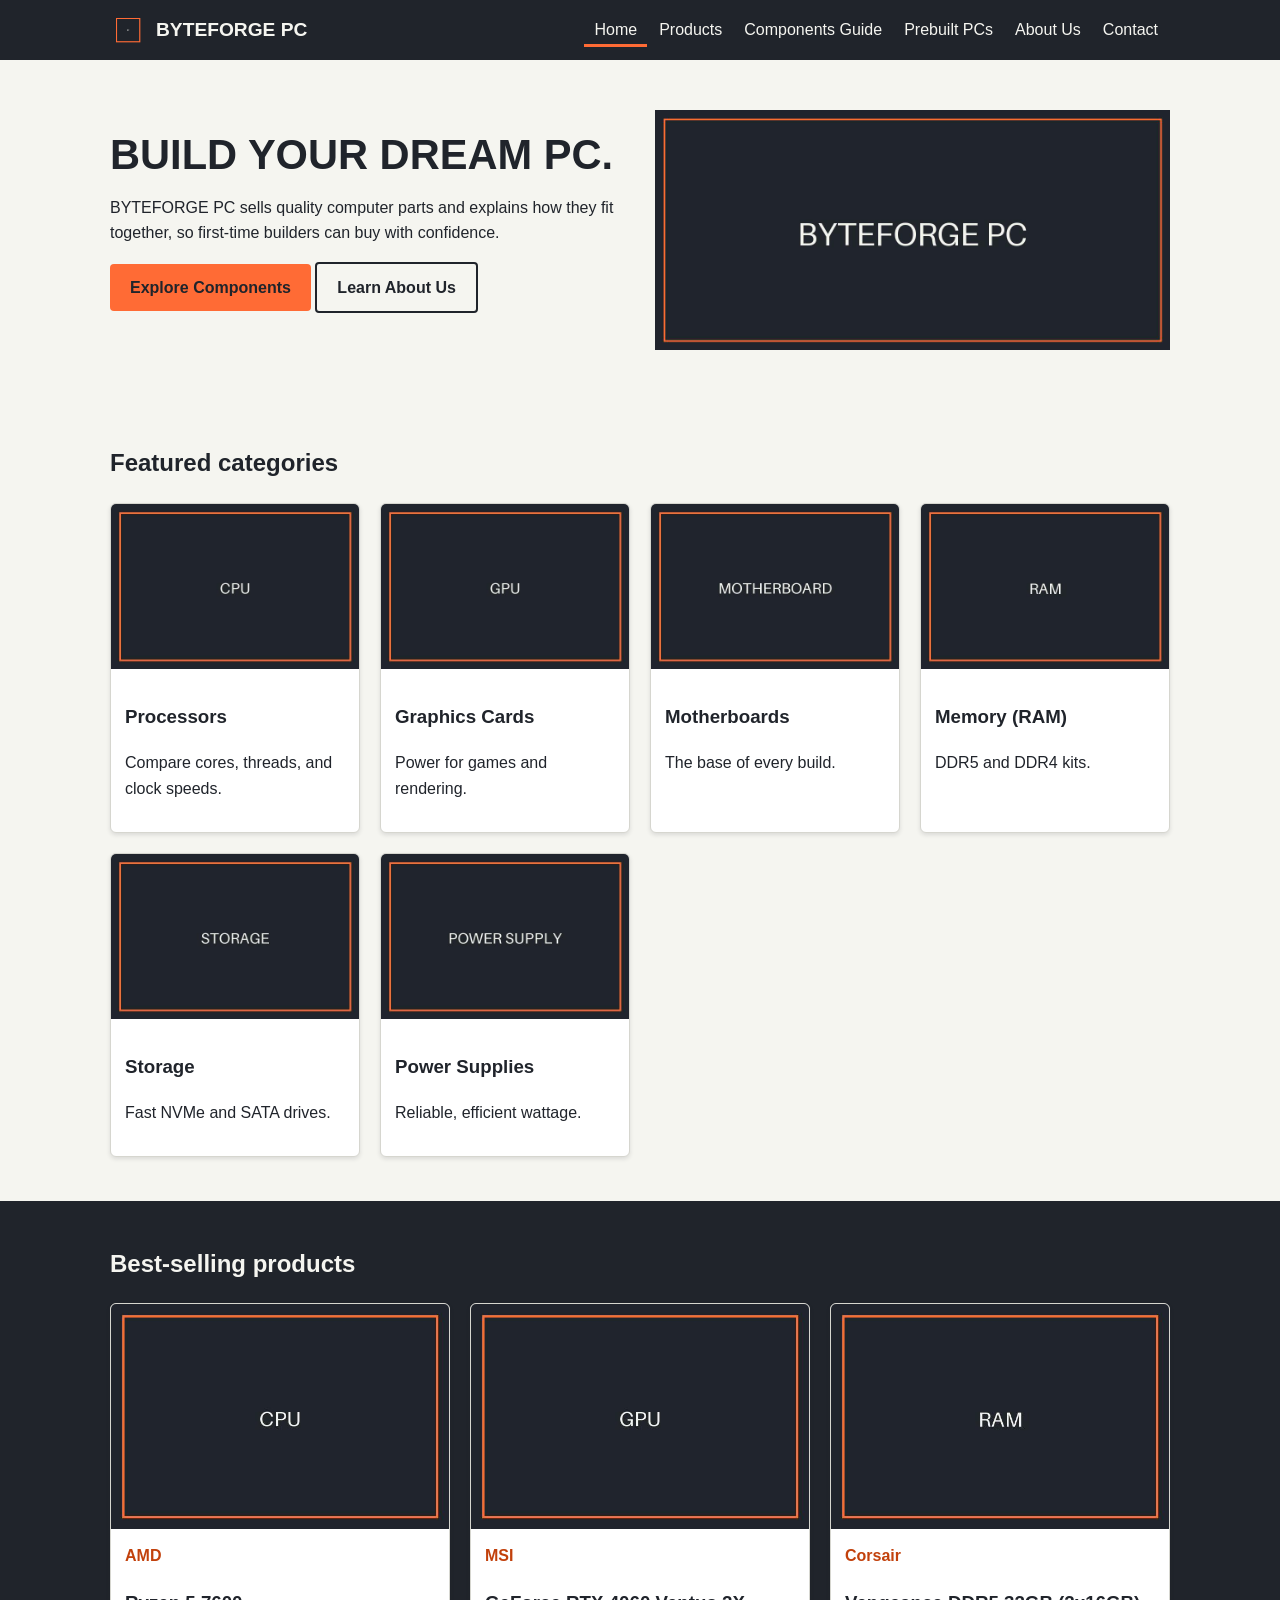
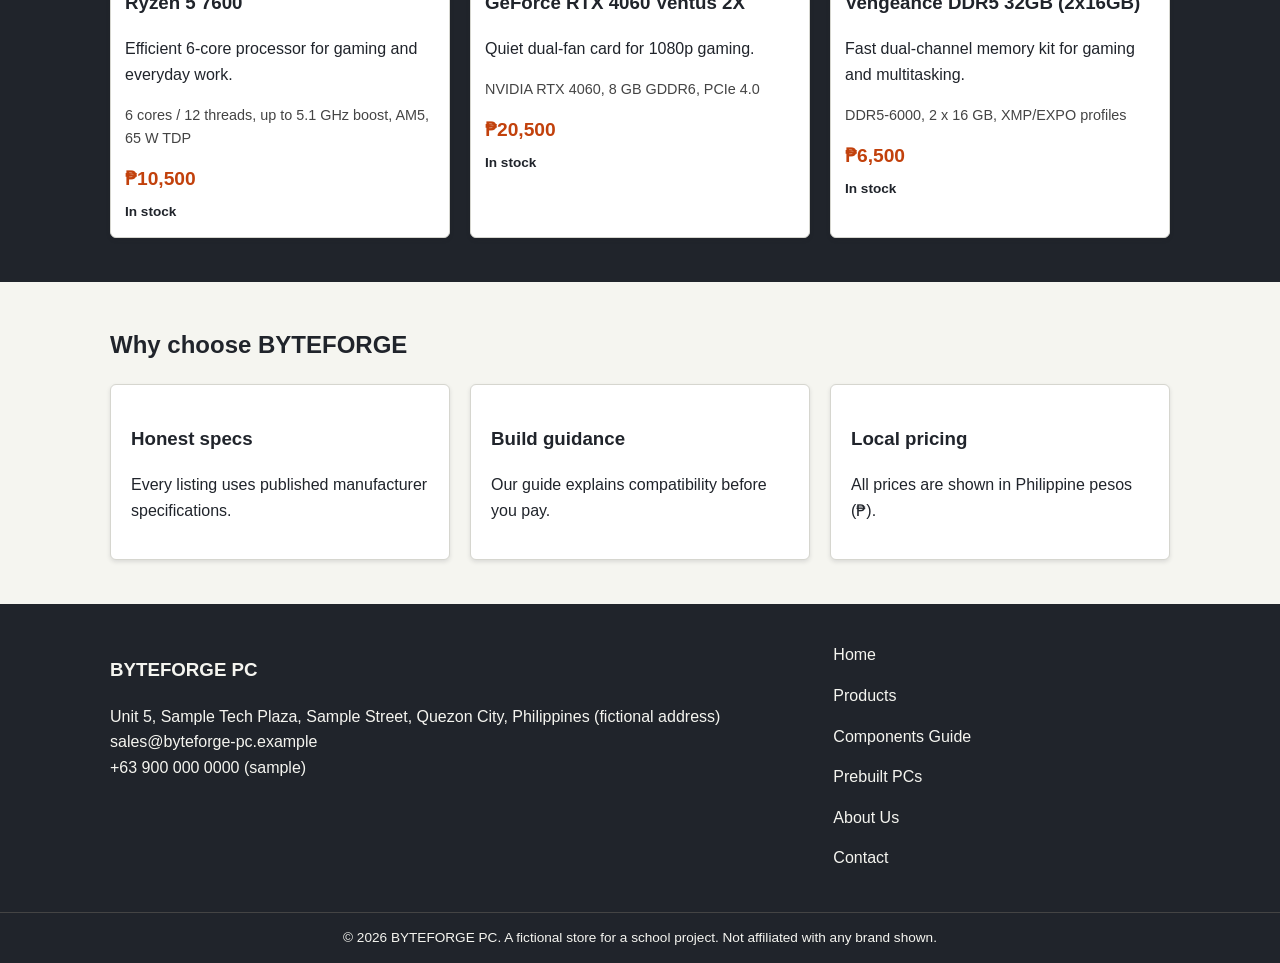
<file: BYTEFORGE-PC/index.html>
<!DOCTYPE html>
<html lang="en"><head><meta charset="UTF-8"><meta name="viewport" content="width=device-width, initial-scale=1.0">
<title>Home | BYTEFORGE PC</title><link rel="stylesheet" href="css/style.css"></head>
<body><header class="site-header"><div class="wrap bar"><a class="logo" href="index.html"><img src="images/logo.png" alt="BYTEFORGE PC logo" width="36" height="36">BYTEFORGE PC</a><nav aria-label="Main navigation"><a href="index.html" class="active">Home</a><a href="products.html">Products</a><a href="components.html">Components Guide</a><a href="prebuilt.html">Prebuilt PCs</a><a href="about.html">About Us</a><a href="contact.html">Contact</a></nav></div></header>
<main><section class="hero"><div class="wrap two"><div><h1>BUILD YOUR DREAM PC.</h1><p>BYTEFORGE PC sells quality computer parts and explains how they fit together, so first-time builders can buy with confidence.</p><p><a class="btn" href="products.html">Explore Components</a> <a class="btn alt" href="about.html">Learn About Us</a></p></div><img src="images/hero-pc.jpg" alt="Gaming PC setup"></div></section>
<section class="section"><div class="wrap"><h2>Featured categories</h2><div class="grid"><a class="card cat" href="products.html"><img src="images/cpu.jpg" alt="Processors"><div class="pad"><h3>Processors</h3><p>Compare cores, threads, and clock speeds.</p></div></a><a class="card cat" href="products.html"><img src="images/gpu.jpg" alt="Graphics Cards"><div class="pad"><h3>Graphics Cards</h3><p>Power for games and rendering.</p></div></a><a class="card cat" href="products.html"><img src="images/motherboard.jpg" alt="Motherboards"><div class="pad"><h3>Motherboards</h3><p>The base of every build.</p></div></a><a class="card cat" href="products.html"><img src="images/ram.jpg" alt="Memory (RAM)"><div class="pad"><h3>Memory (RAM)</h3><p>DDR5 and DDR4 kits.</p></div></a><a class="card cat" href="products.html"><img src="images/storage.jpg" alt="Storage"><div class="pad"><h3>Storage</h3><p>Fast NVMe and SATA drives.</p></div></a><a class="card cat" href="products.html"><img src="images/psu.jpg" alt="Power Supplies"><div class="pad"><h3>Power Supplies</h3><p>Reliable, efficient wattage.</p></div></a></div></div></section>
<section class="section dark"><div class="wrap"><h2>Best-selling products</h2><div class="grid"><article class="card"><img src="images/cpu.jpg" alt="AMD Ryzen 5 7600"><div class="pad"><p class="brand">AMD</p><h3>Ryzen 5 7600</h3><p>Efficient 6-core processor for gaming and everyday work.</p><p class="spec">6 cores / 12 threads, up to 5.1 GHz boost, AM5, 65 W TDP</p><p class="price">₱10,500</p><p class="stock">In stock</p></div></article><article class="card"><img src="images/gpu.jpg" alt="MSI GeForce RTX 4060 Ventus 2X"><div class="pad"><p class="brand">MSI</p><h3>GeForce RTX 4060 Ventus 2X</h3><p>Quiet dual-fan card for 1080p gaming.</p><p class="spec">NVIDIA RTX 4060, 8 GB GDDR6, PCIe 4.0</p><p class="price">₱20,500</p><p class="stock">In stock</p></div></article><article class="card"><img src="images/ram.jpg" alt="Corsair Vengeance DDR5 32GB (2x16GB)"><div class="pad"><p class="brand">Corsair</p><h3>Vengeance DDR5 32GB (2x16GB)</h3><p>Fast dual-channel memory kit for gaming and multitasking.</p><p class="spec">DDR5-6000, 2 x 16 GB, XMP/EXPO profiles</p><p class="price">₱6,500</p><p class="stock">In stock</p></div></article></div></div></section>
<section class="section"><div class="wrap"><h2>Why choose BYTEFORGE</h2><div class="grid"><div class="box"><h3>Honest specs</h3><p>Every listing uses published manufacturer specifications.</p></div><div class="box"><h3>Build guidance</h3><p>Our guide explains compatibility before you pay.</p></div><div class="box"><h3>Local pricing</h3><p>All prices are shown in Philippine pesos (₱).</p></div></div></div></section></main>
<footer class="site-footer"><div class="wrap foot"><div><h3>BYTEFORGE PC</h3><p>Unit 5, Sample Tech Plaza, Sample Street, Quezon City, Philippines (fictional address)<br>sales@byteforge-pc.example<br>+63 900 000 0000 (sample)</p></div><nav aria-label="Footer navigation"><a href="index.html">Home</a><a href="products.html">Products</a><a href="components.html">Components Guide</a><a href="prebuilt.html">Prebuilt PCs</a><a href="about.html">About Us</a><a href="contact.html">Contact</a></nav></div><p class="copy">&copy; 2026 BYTEFORGE PC. A fictional store for a school project. Not affiliated with any brand shown.</p></footer></body></html>
</file>
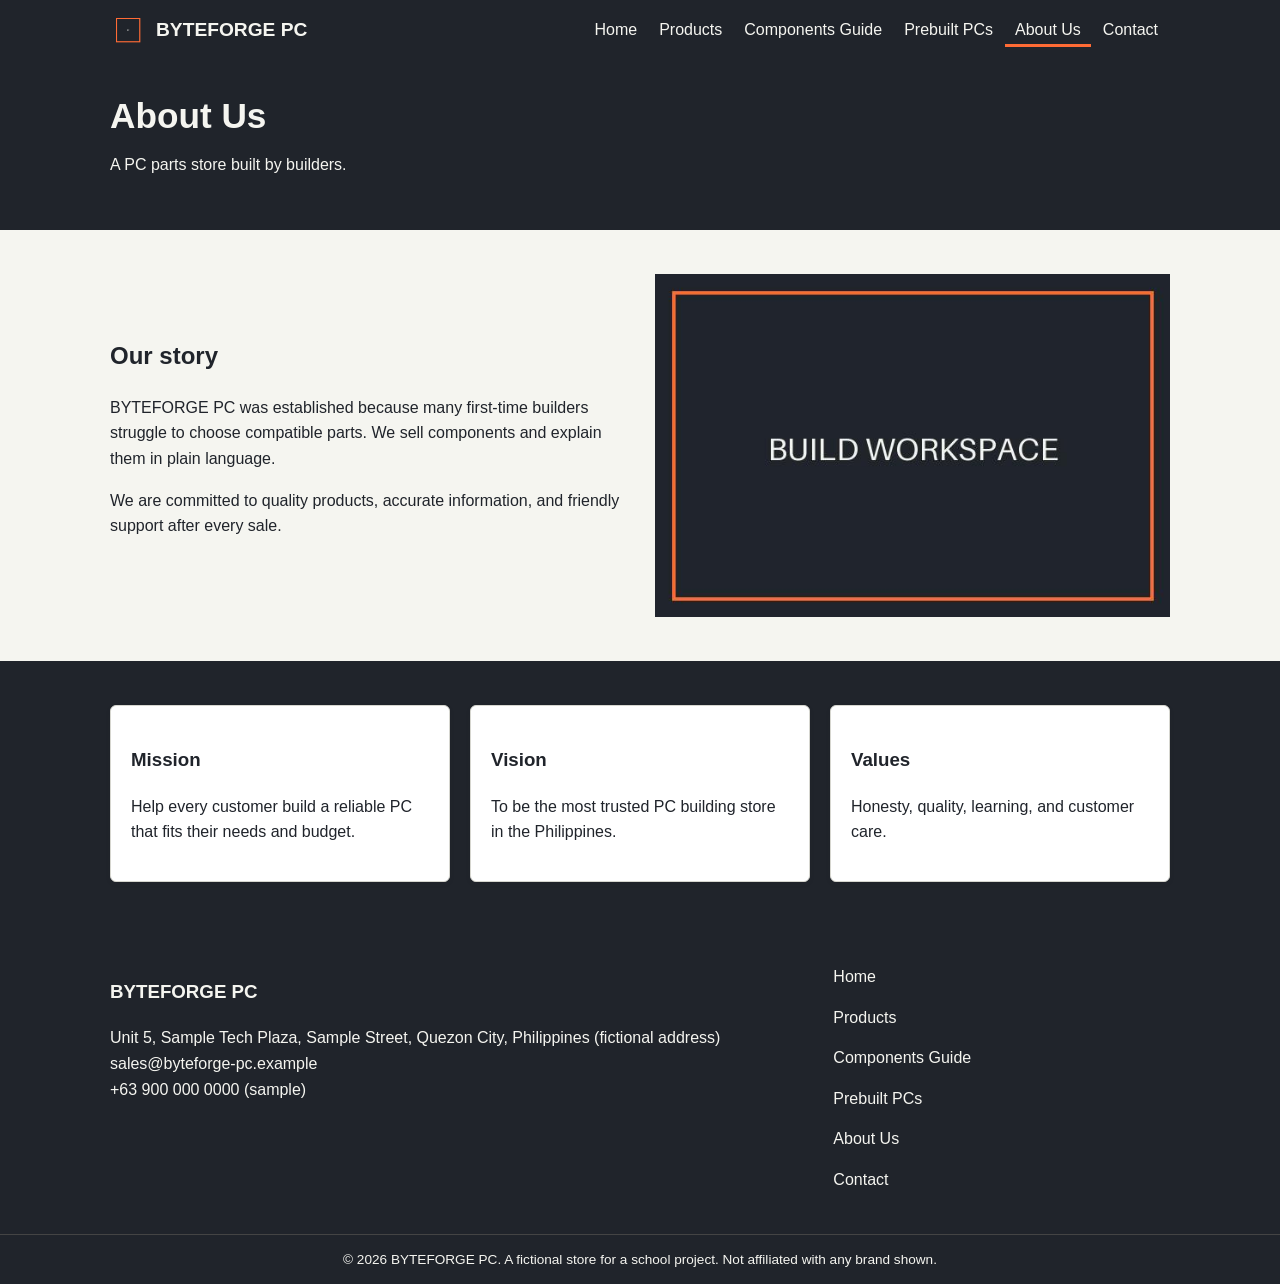
<file: BYTEFORGE-PC/about.html>
<!DOCTYPE html>
<html lang="en"><head><meta charset="UTF-8"><meta name="viewport" content="width=device-width, initial-scale=1.0">
<title>About Us | BYTEFORGE PC</title><link rel="stylesheet" href="css/style.css"></head>
<body><header class="site-header"><div class="wrap bar"><a class="logo" href="index.html"><img src="images/logo.png" alt="BYTEFORGE PC logo" width="36" height="36">BYTEFORGE PC</a><nav aria-label="Main navigation"><a href="index.html">Home</a><a href="products.html">Products</a><a href="components.html">Components Guide</a><a href="prebuilt.html">Prebuilt PCs</a><a href="about.html" class="active">About Us</a><a href="contact.html">Contact</a></nav></div></header>
<main><section class="page-head"><div class="wrap"><h1>About Us</h1><p>A PC parts store built by builders.</p></div></section><section class="section"><div class="wrap two"><div><h2>Our story</h2><p>BYTEFORGE PC was established because many first-time builders struggle to choose compatible parts. We sell components and explain them in plain language.</p><p>We are committed to quality products, accurate information, and friendly support after every sale.</p></div><img src="images/workspace.jpg" alt="PC building workspace"></div></section>
<section class="section dark"><div class="wrap grid"><div class="box"><h3>Mission</h3><p>Help every customer build a reliable PC that fits their needs and budget.</p></div><div class="box"><h3>Vision</h3><p>To be the most trusted PC building store in the Philippines.</p></div><div class="box"><h3>Values</h3><p>Honesty, quality, learning, and customer care.</p></div></div></section></main>
<footer class="site-footer"><div class="wrap foot"><div><h3>BYTEFORGE PC</h3><p>Unit 5, Sample Tech Plaza, Sample Street, Quezon City, Philippines (fictional address)<br>sales@byteforge-pc.example<br>+63 900 000 0000 (sample)</p></div><nav aria-label="Footer navigation"><a href="index.html">Home</a><a href="products.html">Products</a><a href="components.html">Components Guide</a><a href="prebuilt.html">Prebuilt PCs</a><a href="about.html">About Us</a><a href="contact.html">Contact</a></nav></div><p class="copy">&copy; 2026 BYTEFORGE PC. A fictional store for a school project. Not affiliated with any brand shown.</p></footer></body></html>
</file>
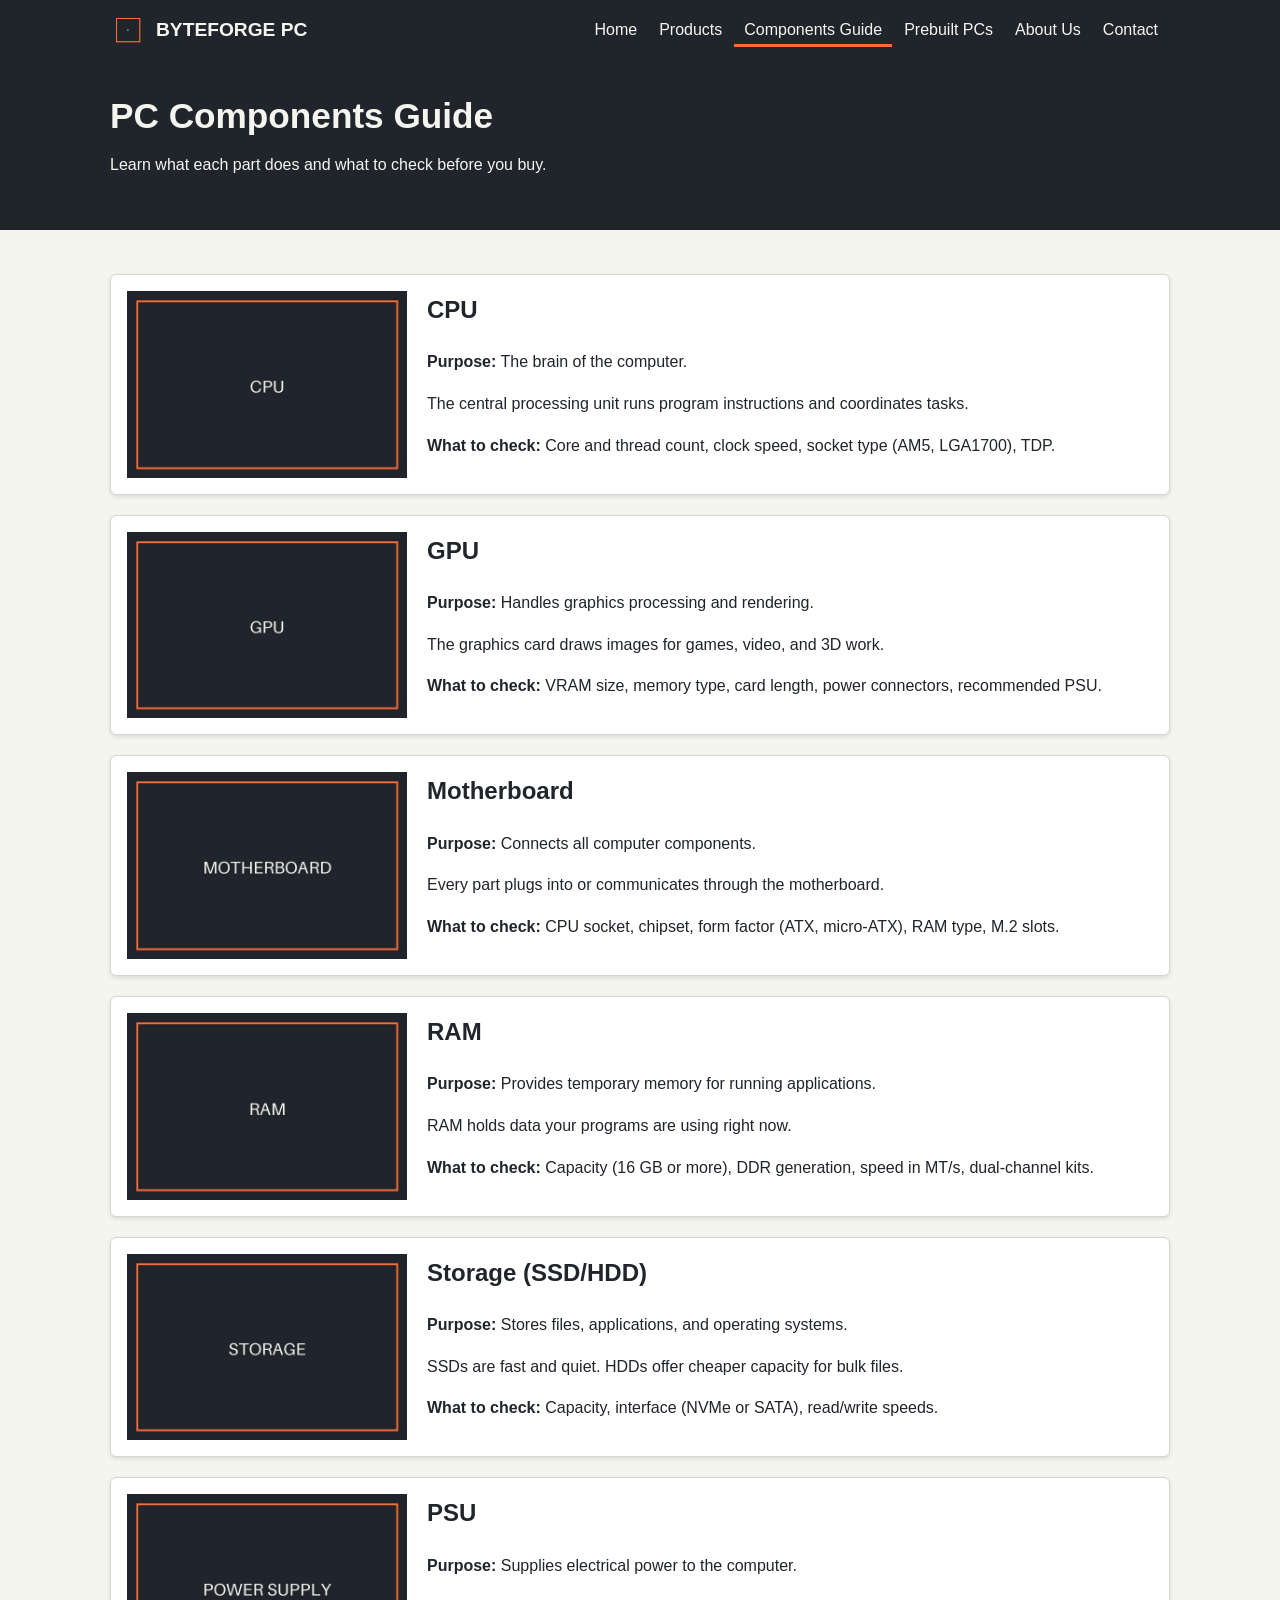
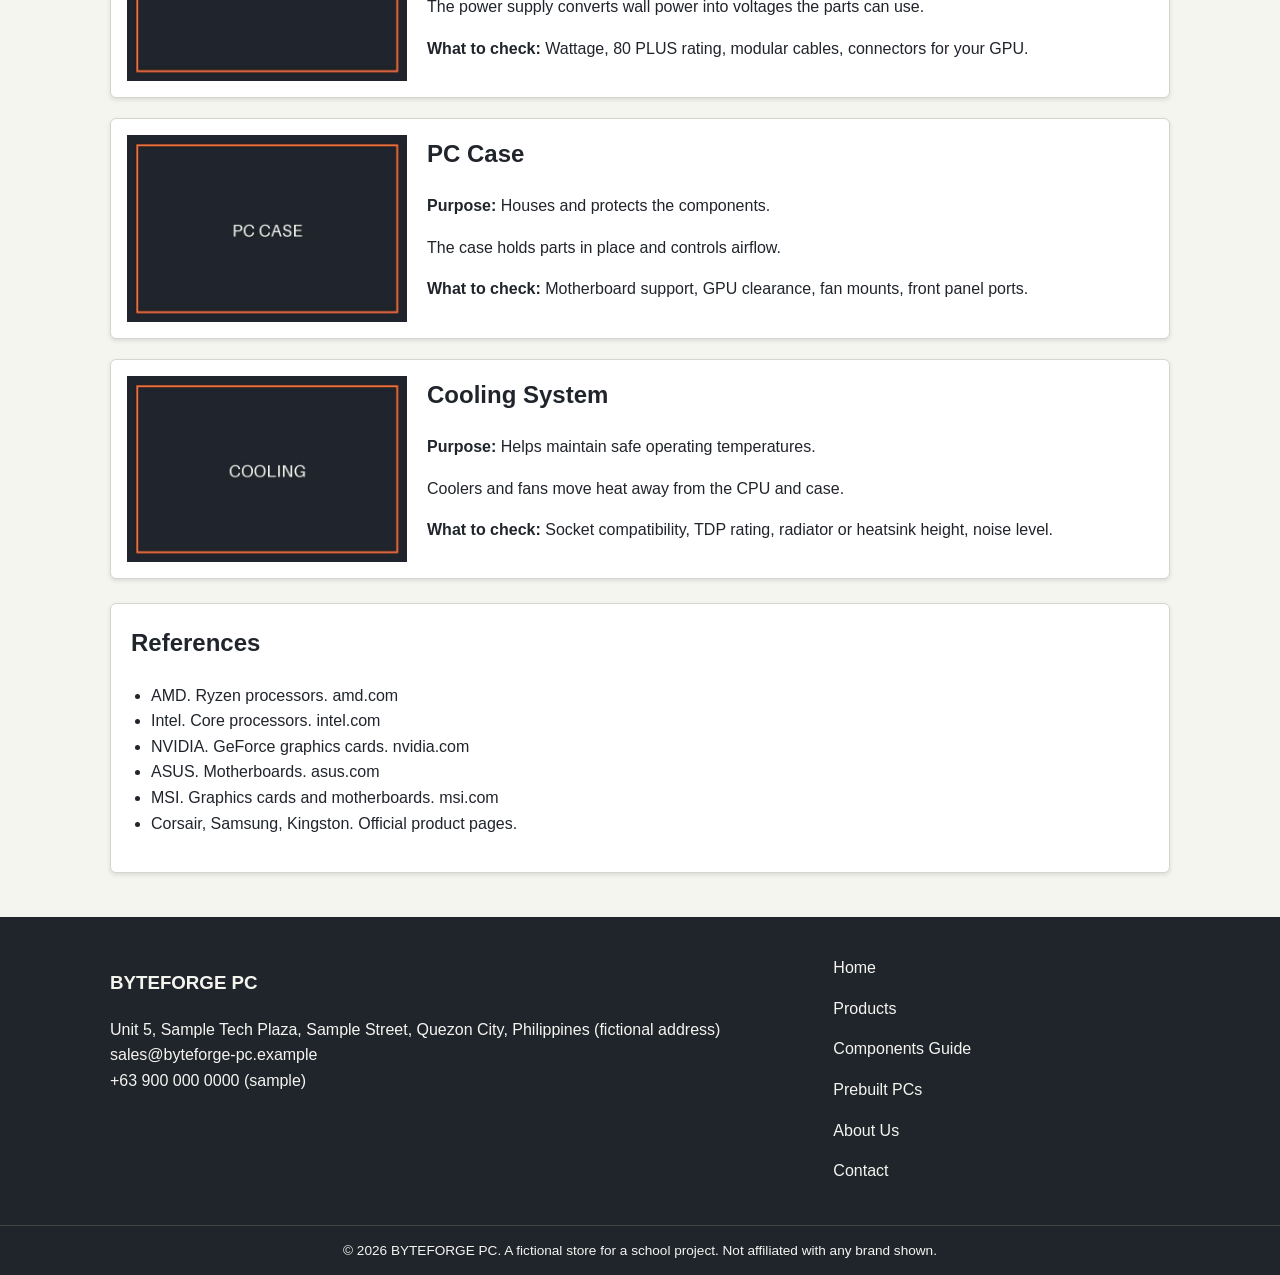
<file: BYTEFORGE-PC/components.html>
<!DOCTYPE html>
<html lang="en"><head><meta charset="UTF-8"><meta name="viewport" content="width=device-width, initial-scale=1.0">
<title>Components Guide | BYTEFORGE PC</title><link rel="stylesheet" href="css/style.css"></head>
<body><header class="site-header"><div class="wrap bar"><a class="logo" href="index.html"><img src="images/logo.png" alt="BYTEFORGE PC logo" width="36" height="36">BYTEFORGE PC</a><nav aria-label="Main navigation"><a href="index.html">Home</a><a href="products.html">Products</a><a href="components.html" class="active">Components Guide</a><a href="prebuilt.html">Prebuilt PCs</a><a href="about.html">About Us</a><a href="contact.html">Contact</a></nav></div></header>
<main><section class="page-head"><div class="wrap"><h1>PC Components Guide</h1><p>Learn what each part does and what to check before you buy.</p></div></section><section class="section"><div class="wrap"><article class="comp"><img src="images/cpu.jpg" alt="CPU"><div><h2>CPU</h2><p><strong>Purpose:</strong> The brain of the computer.</p><p>The central processing unit runs program instructions and coordinates tasks.</p><p><strong>What to check:</strong> Core and thread count, clock speed, socket type (AM5, LGA1700), TDP.</p></div></article><article class="comp"><img src="images/gpu.jpg" alt="GPU"><div><h2>GPU</h2><p><strong>Purpose:</strong> Handles graphics processing and rendering.</p><p>The graphics card draws images for games, video, and 3D work.</p><p><strong>What to check:</strong> VRAM size, memory type, card length, power connectors, recommended PSU.</p></div></article><article class="comp"><img src="images/motherboard.jpg" alt="Motherboard"><div><h2>Motherboard</h2><p><strong>Purpose:</strong> Connects all computer components.</p><p>Every part plugs into or communicates through the motherboard.</p><p><strong>What to check:</strong> CPU socket, chipset, form factor (ATX, micro-ATX), RAM type, M.2 slots.</p></div></article><article class="comp"><img src="images/ram.jpg" alt="RAM"><div><h2>RAM</h2><p><strong>Purpose:</strong> Provides temporary memory for running applications.</p><p>RAM holds data your programs are using right now.</p><p><strong>What to check:</strong> Capacity (16 GB or more), DDR generation, speed in MT/s, dual-channel kits.</p></div></article><article class="comp"><img src="images/storage.jpg" alt="Storage (SSD/HDD)"><div><h2>Storage (SSD/HDD)</h2><p><strong>Purpose:</strong> Stores files, applications, and operating systems.</p><p>SSDs are fast and quiet. HDDs offer cheaper capacity for bulk files.</p><p><strong>What to check:</strong> Capacity, interface (NVMe or SATA), read/write speeds.</p></div></article><article class="comp"><img src="images/psu.jpg" alt="PSU"><div><h2>PSU</h2><p><strong>Purpose:</strong> Supplies electrical power to the computer.</p><p>The power supply converts wall power into voltages the parts can use.</p><p><strong>What to check:</strong> Wattage, 80 PLUS rating, modular cables, connectors for your GPU.</p></div></article><article class="comp"><img src="images/pc-case.jpg" alt="PC Case"><div><h2>PC Case</h2><p><strong>Purpose:</strong> Houses and protects the components.</p><p>The case holds parts in place and controls airflow.</p><p><strong>What to check:</strong> Motherboard support, GPU clearance, fan mounts, front panel ports.</p></div></article><article class="comp"><img src="images/cooling.jpg" alt="Cooling System"><div><h2>Cooling System</h2><p><strong>Purpose:</strong> Helps maintain safe operating temperatures.</p><p>Coolers and fans move heat away from the CPU and case.</p><p><strong>What to check:</strong> Socket compatibility, TDP rating, radiator or heatsink height, noise level.</p></div></article><div class="box" id="references"><h2>References</h2><ul><li>AMD. Ryzen processors. amd.com</li><li>Intel. Core processors. intel.com</li><li>NVIDIA. GeForce graphics cards. nvidia.com</li><li>ASUS. Motherboards. asus.com</li><li>MSI. Graphics cards and motherboards. msi.com</li><li>Corsair, Samsung, Kingston. Official product pages.</li></ul></div></div></section></main>
<footer class="site-footer"><div class="wrap foot"><div><h3>BYTEFORGE PC</h3><p>Unit 5, Sample Tech Plaza, Sample Street, Quezon City, Philippines (fictional address)<br>sales@byteforge-pc.example<br>+63 900 000 0000 (sample)</p></div><nav aria-label="Footer navigation"><a href="index.html">Home</a><a href="products.html">Products</a><a href="components.html">Components Guide</a><a href="prebuilt.html">Prebuilt PCs</a><a href="about.html">About Us</a><a href="contact.html">Contact</a></nav></div><p class="copy">&copy; 2026 BYTEFORGE PC. A fictional store for a school project. Not affiliated with any brand shown.</p></footer></body></html>
</file>
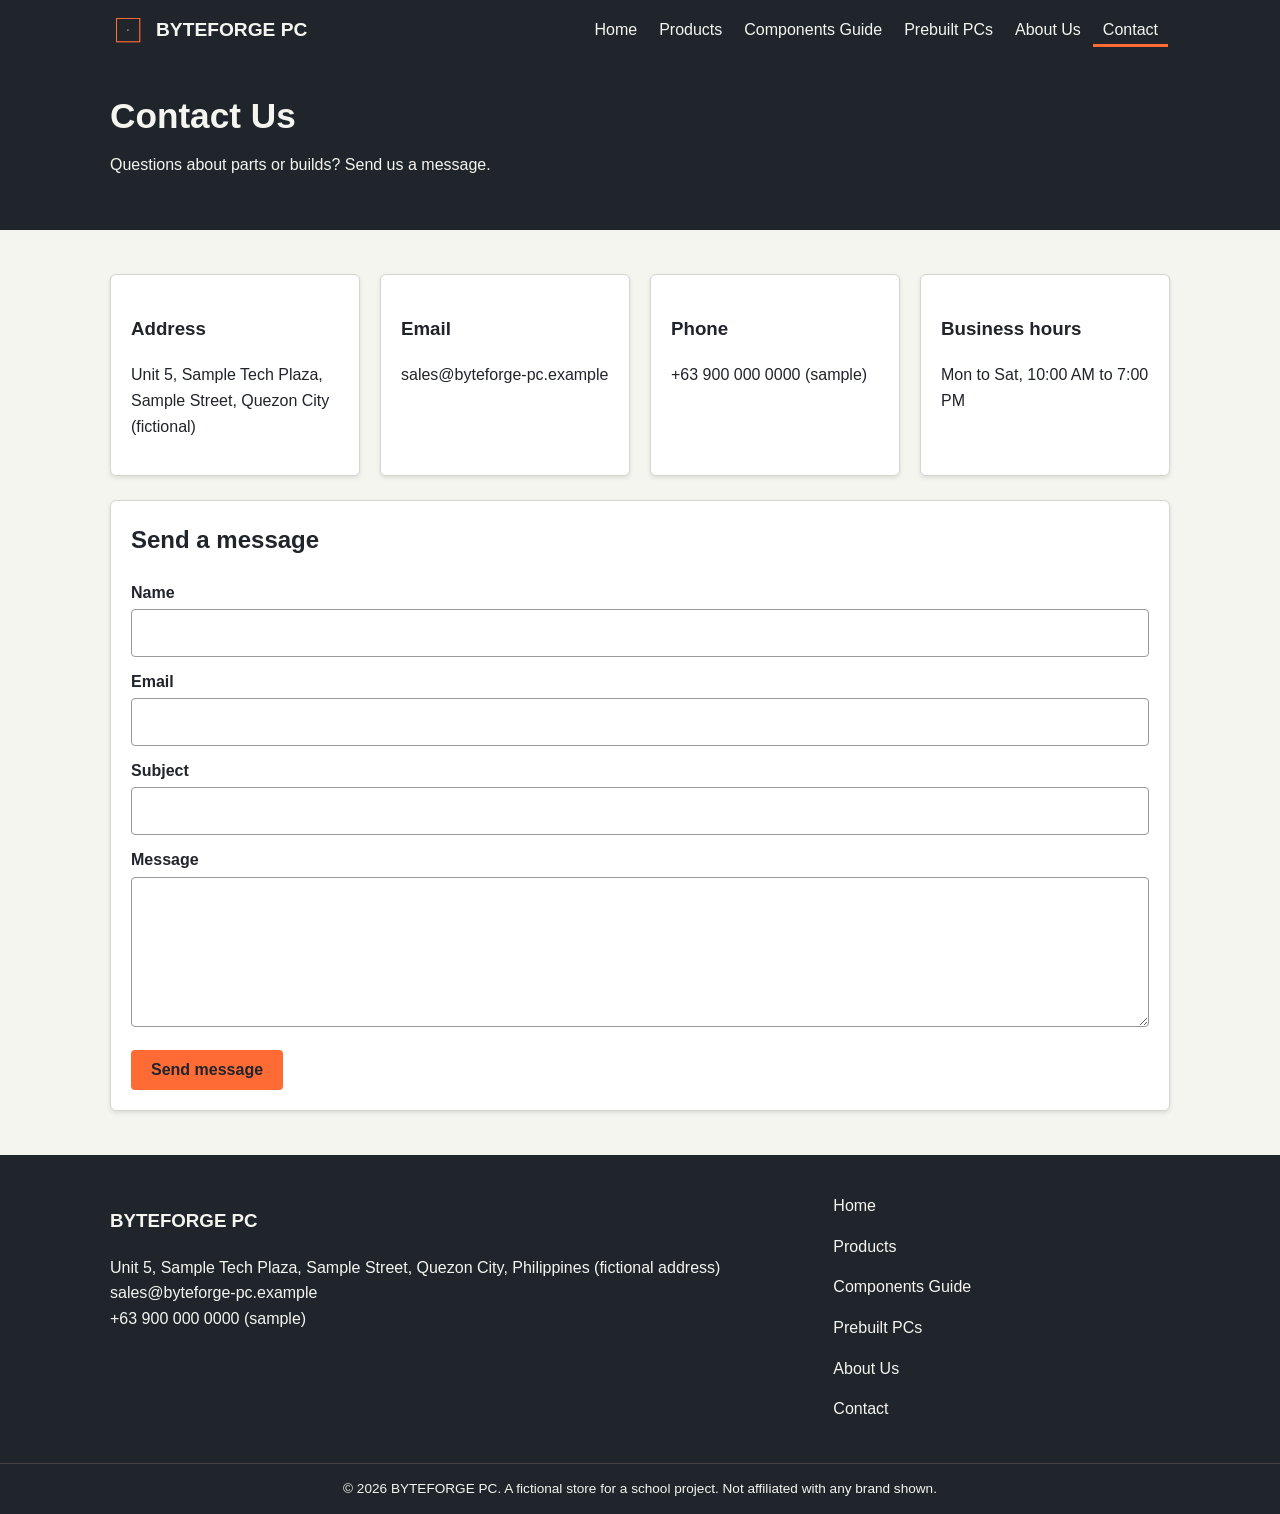
<file: BYTEFORGE-PC/contact.html>
<!DOCTYPE html>
<html lang="en"><head><meta charset="UTF-8"><meta name="viewport" content="width=device-width, initial-scale=1.0">
<title>Contact Us | BYTEFORGE PC</title><link rel="stylesheet" href="css/style.css"></head>
<body><header class="site-header"><div class="wrap bar"><a class="logo" href="index.html"><img src="images/logo.png" alt="BYTEFORGE PC logo" width="36" height="36">BYTEFORGE PC</a><nav aria-label="Main navigation"><a href="index.html">Home</a><a href="products.html">Products</a><a href="components.html">Components Guide</a><a href="prebuilt.html">Prebuilt PCs</a><a href="about.html">About Us</a><a href="contact.html" class="active">Contact</a></nav></div></header>
<main><section class="page-head"><div class="wrap"><h1>Contact Us</h1><p>Questions about parts or builds? Send us a message.</p></div></section><section class="section"><div class="wrap"><div class="grid"><div class="box"><h3>Address</h3><p>Unit 5, Sample Tech Plaza, Sample Street, Quezon City (fictional)</p></div><div class="box"><h3>Email</h3><p>sales@byteforge-pc.example</p></div><div class="box"><h3>Phone</h3><p>+63 900 000 0000 (sample)</p></div><div class="box"><h3>Business hours</h3><p>Mon to Sat, 10:00 AM to 7:00 PM</p></div></div>
<form class="box" action="#" method="post"><h2>Send a message</h2><label for="n">Name</label><input id="n" type="text" required><label for="e">Email</label><input id="e" type="email" required><label for="s">Subject</label><input id="s" type="text"><label for="m">Message</label><textarea id="m" rows="5" required></textarea><button class="btn" type="submit">Send message</button></form></div></section></main>
<footer class="site-footer"><div class="wrap foot"><div><h3>BYTEFORGE PC</h3><p>Unit 5, Sample Tech Plaza, Sample Street, Quezon City, Philippines (fictional address)<br>sales@byteforge-pc.example<br>+63 900 000 0000 (sample)</p></div><nav aria-label="Footer navigation"><a href="index.html">Home</a><a href="products.html">Products</a><a href="components.html">Components Guide</a><a href="prebuilt.html">Prebuilt PCs</a><a href="about.html">About Us</a><a href="contact.html">Contact</a></nav></div><p class="copy">&copy; 2026 BYTEFORGE PC. A fictional store for a school project. Not affiliated with any brand shown.</p></footer></body></html>
</file>
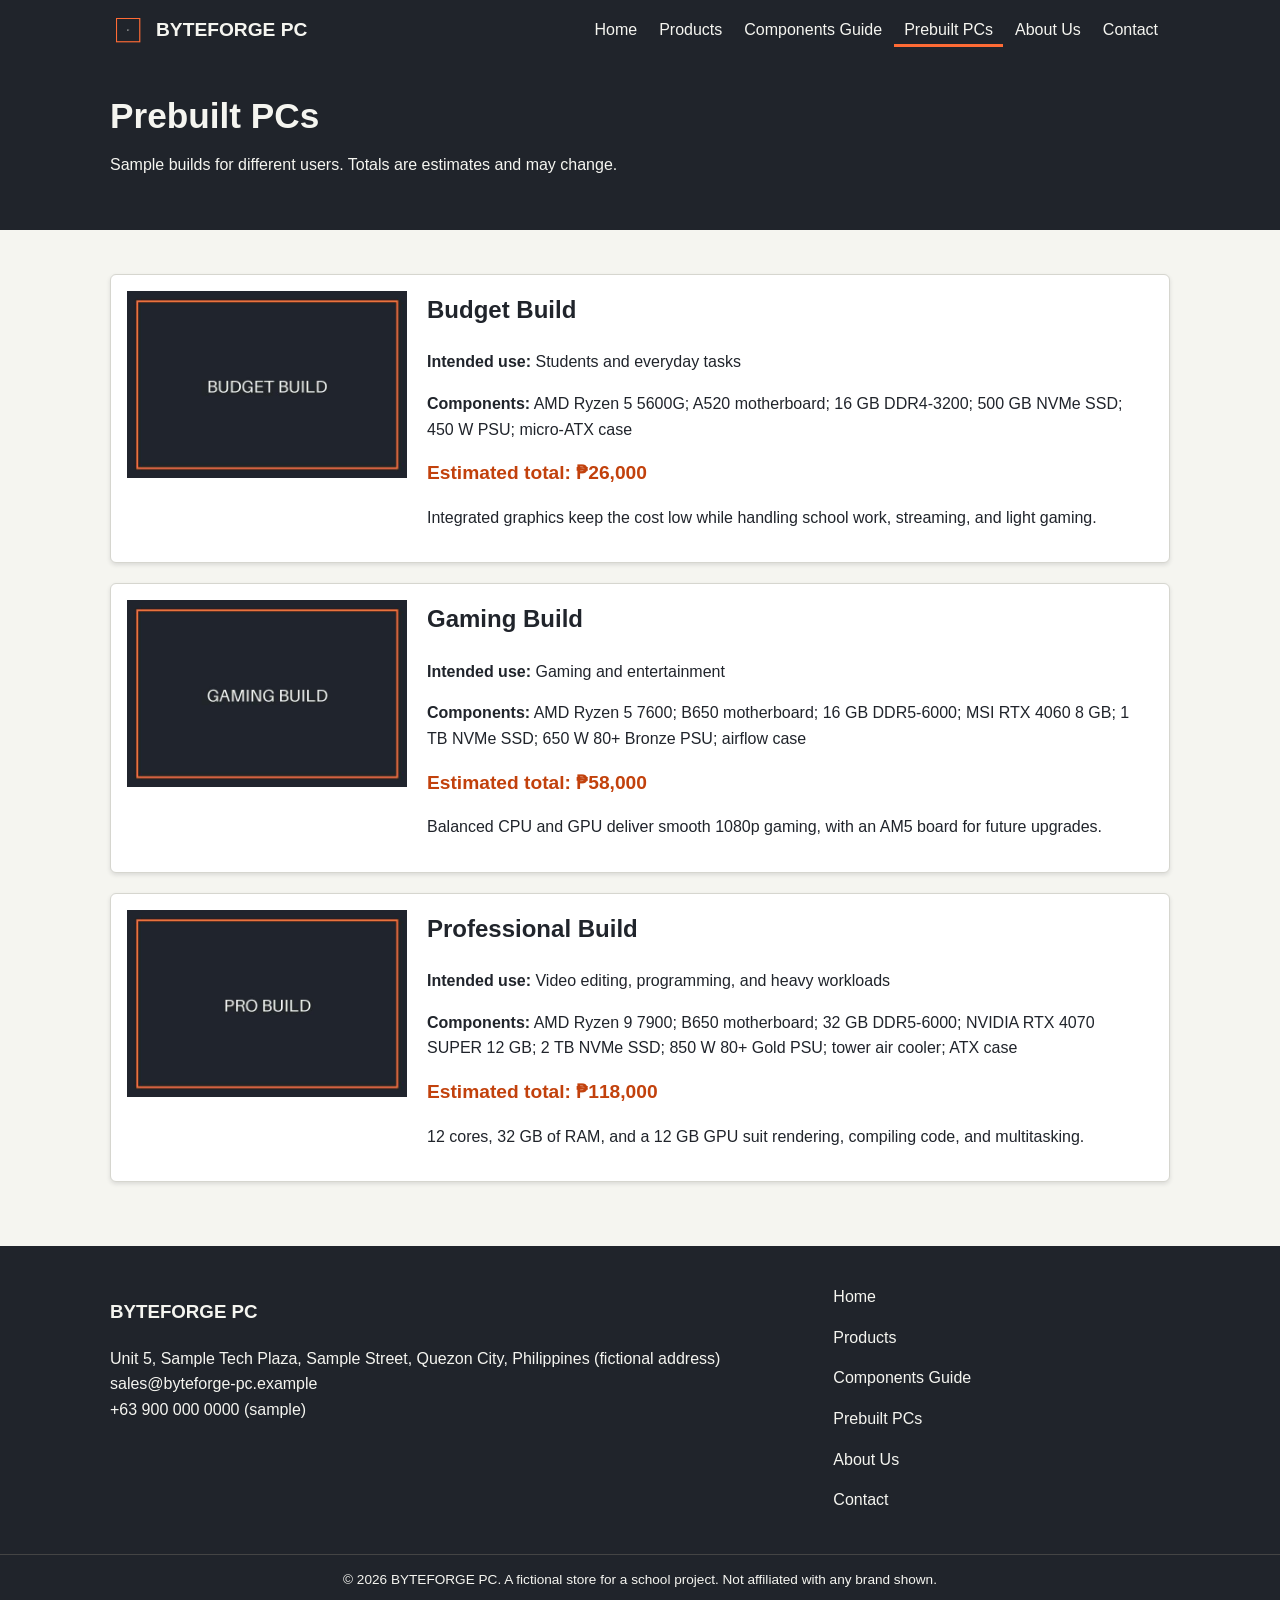
<file: BYTEFORGE-PC/prebuilt.html>
<!DOCTYPE html>
<html lang="en"><head><meta charset="UTF-8"><meta name="viewport" content="width=device-width, initial-scale=1.0">
<title>Prebuilt PCs | BYTEFORGE PC</title><link rel="stylesheet" href="css/style.css"></head>
<body><header class="site-header"><div class="wrap bar"><a class="logo" href="index.html"><img src="images/logo.png" alt="BYTEFORGE PC logo" width="36" height="36">BYTEFORGE PC</a><nav aria-label="Main navigation"><a href="index.html">Home</a><a href="products.html">Products</a><a href="components.html">Components Guide</a><a href="prebuilt.html" class="active">Prebuilt PCs</a><a href="about.html">About Us</a><a href="contact.html">Contact</a></nav></div></header>
<main><section class="page-head"><div class="wrap"><h1>Prebuilt PCs</h1><p>Sample builds for different users. Totals are estimates and may change.</p></div></section><section class="section"><div class="wrap"><article class="comp"><img src="images/build-budget.jpg" alt="Budget Build"><div><h2>Budget Build</h2><p><strong>Intended use:</strong> Students and everyday tasks</p><p><strong>Components:</strong> AMD Ryzen 5 5600G; A520 motherboard; 16 GB DDR4-3200; 500 GB NVMe SSD; 450 W PSU; micro-ATX case</p><p class="price">Estimated total: ₱26,000</p><p>Integrated graphics keep the cost low while handling school work, streaming, and light gaming.</p></div></article><article class="comp"><img src="images/build-gaming.jpg" alt="Gaming Build"><div><h2>Gaming Build</h2><p><strong>Intended use:</strong> Gaming and entertainment</p><p><strong>Components:</strong> AMD Ryzen 5 7600; B650 motherboard; 16 GB DDR5-6000; MSI RTX 4060 8 GB; 1 TB NVMe SSD; 650 W 80+ Bronze PSU; airflow case</p><p class="price">Estimated total: ₱58,000</p><p>Balanced CPU and GPU deliver smooth 1080p gaming, with an AM5 board for future upgrades.</p></div></article><article class="comp"><img src="images/build-pro.jpg" alt="Professional Build"><div><h2>Professional Build</h2><p><strong>Intended use:</strong> Video editing, programming, and heavy workloads</p><p><strong>Components:</strong> AMD Ryzen 9 7900; B650 motherboard; 32 GB DDR5-6000; NVIDIA RTX 4070 SUPER 12 GB; 2 TB NVMe SSD; 850 W 80+ Gold PSU; tower air cooler; ATX case</p><p class="price">Estimated total: ₱118,000</p><p>12 cores, 32 GB of RAM, and a 12 GB GPU suit rendering, compiling code, and multitasking.</p></div></article></div></section></main>
<footer class="site-footer"><div class="wrap foot"><div><h3>BYTEFORGE PC</h3><p>Unit 5, Sample Tech Plaza, Sample Street, Quezon City, Philippines (fictional address)<br>sales@byteforge-pc.example<br>+63 900 000 0000 (sample)</p></div><nav aria-label="Footer navigation"><a href="index.html">Home</a><a href="products.html">Products</a><a href="components.html">Components Guide</a><a href="prebuilt.html">Prebuilt PCs</a><a href="about.html">About Us</a><a href="contact.html">Contact</a></nav></div><p class="copy">&copy; 2026 BYTEFORGE PC. A fictional store for a school project. Not affiliated with any brand shown.</p></footer></body></html>
</file>
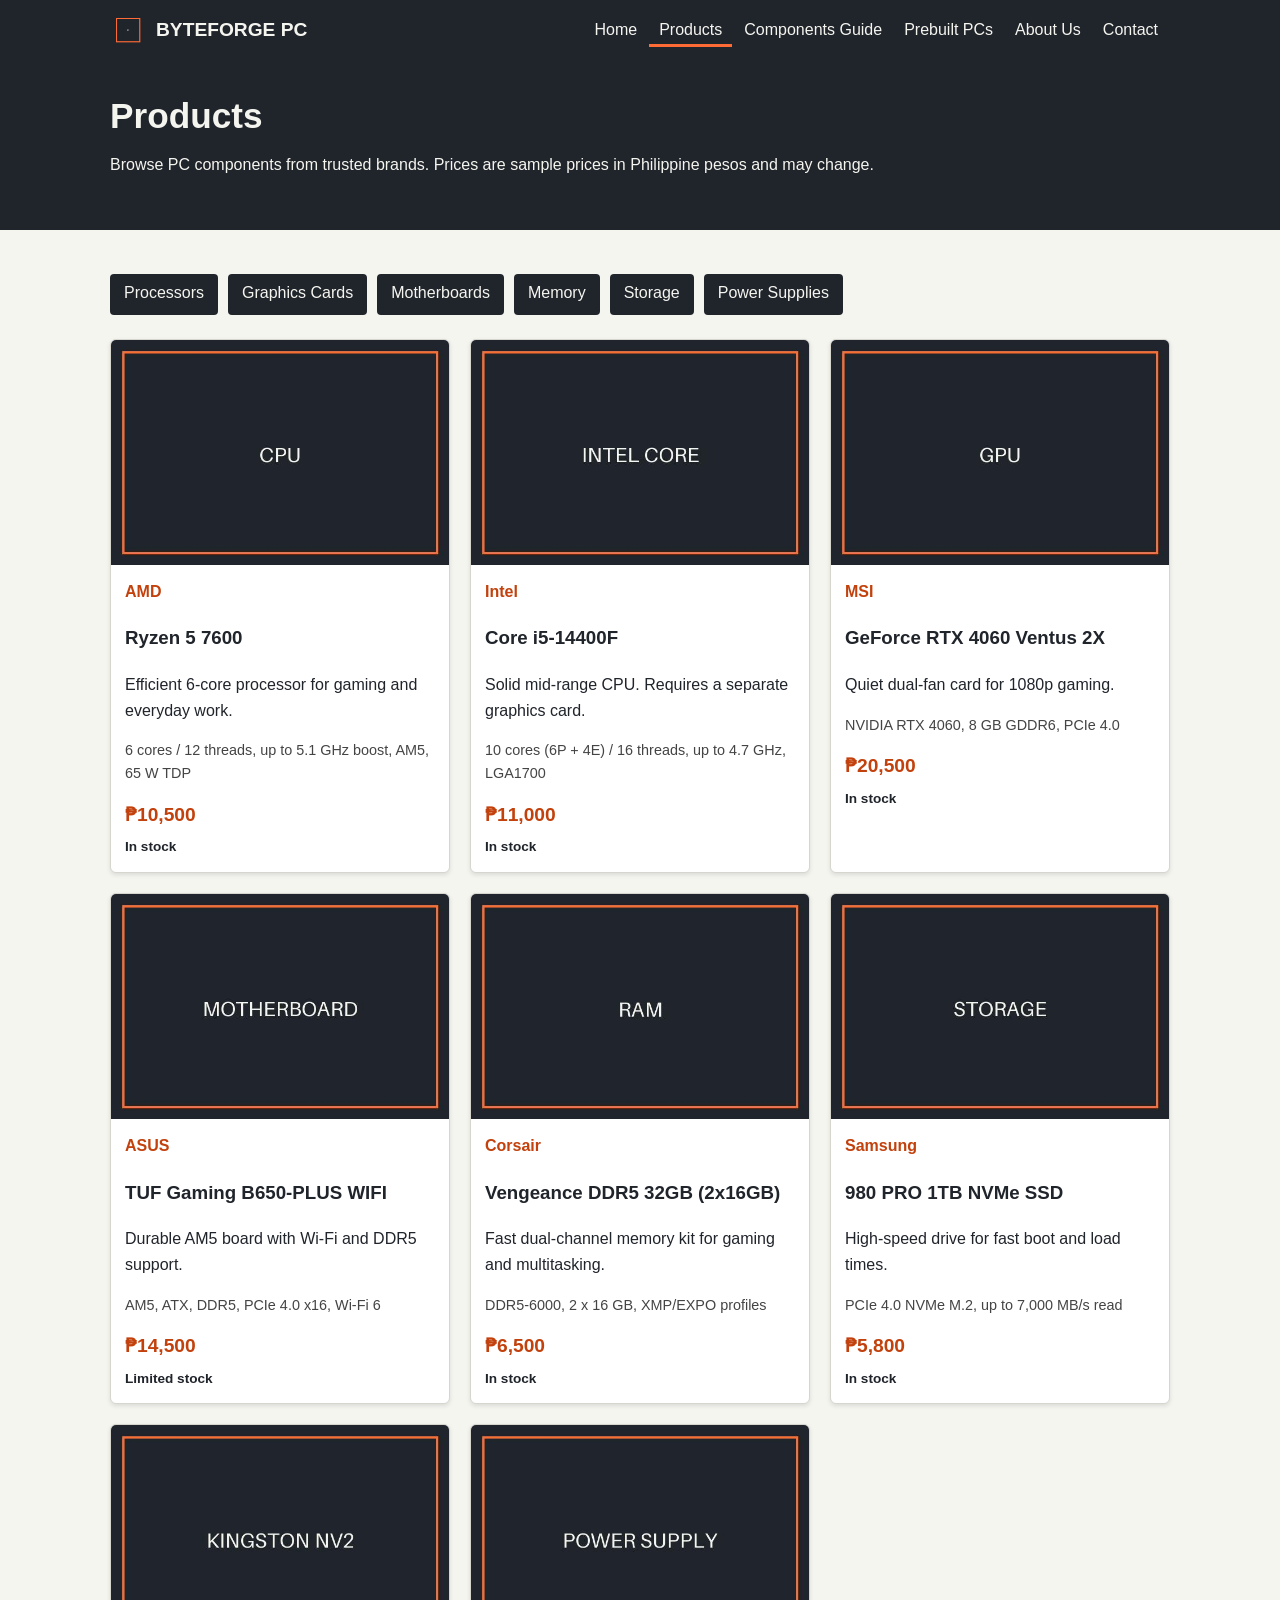
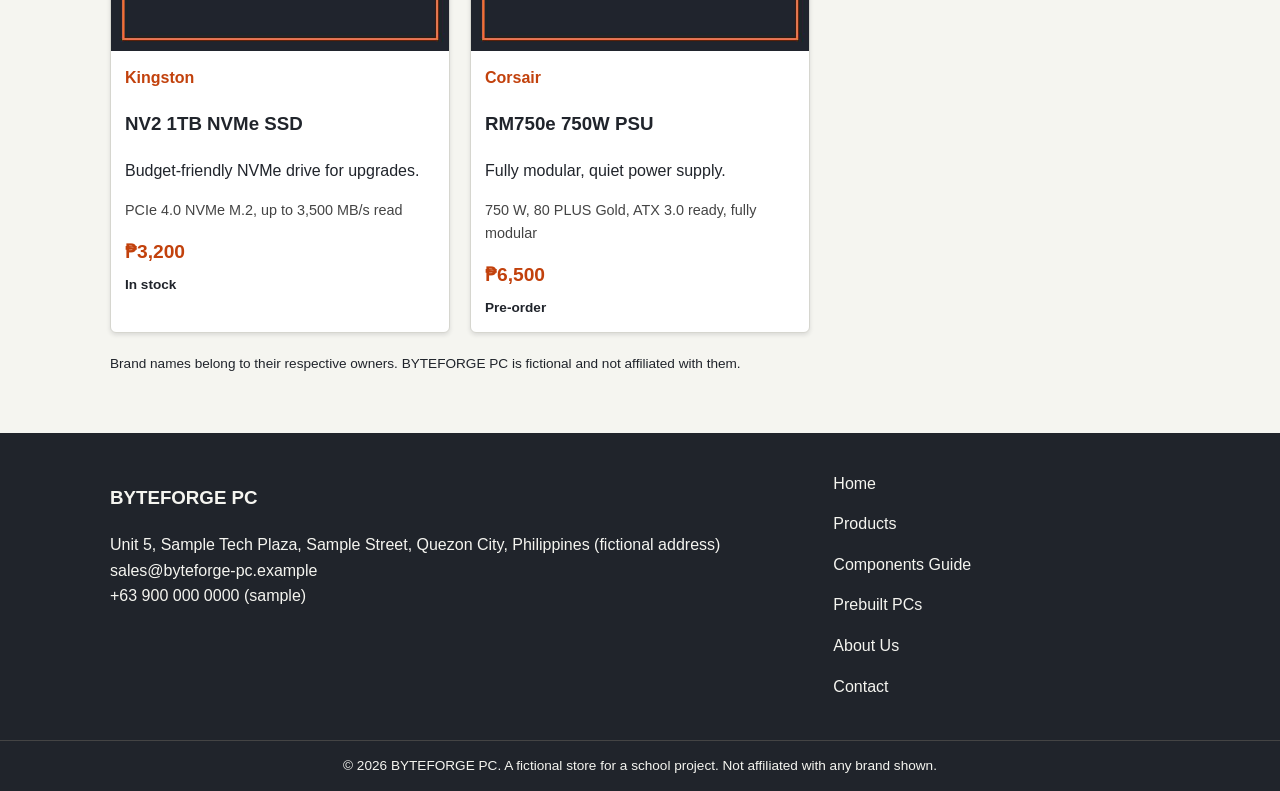
<file: BYTEFORGE-PC/products.html>
<!DOCTYPE html>
<html lang="en"><head><meta charset="UTF-8"><meta name="viewport" content="width=device-width, initial-scale=1.0">
<title>Products | BYTEFORGE PC</title><link rel="stylesheet" href="css/style.css"></head>
<body><header class="site-header"><div class="wrap bar"><a class="logo" href="index.html"><img src="images/logo.png" alt="BYTEFORGE PC logo" width="36" height="36">BYTEFORGE PC</a><nav aria-label="Main navigation"><a href="index.html">Home</a><a href="products.html" class="active">Products</a><a href="components.html">Components Guide</a><a href="prebuilt.html">Prebuilt PCs</a><a href="about.html">About Us</a><a href="contact.html">Contact</a></nav></div></header>
<main><section class="page-head"><div class="wrap"><h1>Products</h1><p>Browse PC components from trusted brands. Prices are sample prices in Philippine pesos and may change.</p></div></section><section class="section"><div class="wrap"><nav class="cats" aria-label="Product categories"><a href="#cpu">Processors</a><a href="#gpu">Graphics Cards</a><a href="#mb">Motherboards</a><a href="#mem">Memory</a><a href="#stor">Storage</a><a href="#pw">Power Supplies</a></nav><div class="grid wide"><article class="card" id="cpu"><img src="images/cpu.jpg" alt="AMD Ryzen 5 7600"><div class="pad"><p class="brand">AMD</p><h3>Ryzen 5 7600</h3><p>Efficient 6-core processor for gaming and everyday work.</p><p class="spec">6 cores / 12 threads, up to 5.1 GHz boost, AM5, 65 W TDP</p><p class="price">₱10,500</p><p class="stock">In stock</p></div></article><article class="card"><img src="images/cpu-intel.jpg" alt="Intel Core i5-14400F"><div class="pad"><p class="brand">Intel</p><h3>Core i5-14400F</h3><p>Solid mid-range CPU. Requires a separate graphics card.</p><p class="spec">10 cores (6P + 4E) / 16 threads, up to 4.7 GHz, LGA1700</p><p class="price">₱11,000</p><p class="stock">In stock</p></div></article><article class="card" id="gpu"><img src="images/gpu.jpg" alt="MSI GeForce RTX 4060 Ventus 2X"><div class="pad"><p class="brand">MSI</p><h3>GeForce RTX 4060 Ventus 2X</h3><p>Quiet dual-fan card for 1080p gaming.</p><p class="spec">NVIDIA RTX 4060, 8 GB GDDR6, PCIe 4.0</p><p class="price">₱20,500</p><p class="stock">In stock</p></div></article><article class="card" id="mb"><img src="images/motherboard.jpg" alt="ASUS TUF Gaming B650-PLUS WIFI"><div class="pad"><p class="brand">ASUS</p><h3>TUF Gaming B650-PLUS WIFI</h3><p>Durable AM5 board with Wi-Fi and DDR5 support.</p><p class="spec">AM5, ATX, DDR5, PCIe 4.0 x16, Wi-Fi 6</p><p class="price">₱14,500</p><p class="stock">Limited stock</p></div></article><article class="card" id="mem"><img src="images/ram.jpg" alt="Corsair Vengeance DDR5 32GB (2x16GB)"><div class="pad"><p class="brand">Corsair</p><h3>Vengeance DDR5 32GB (2x16GB)</h3><p>Fast dual-channel memory kit for gaming and multitasking.</p><p class="spec">DDR5-6000, 2 x 16 GB, XMP/EXPO profiles</p><p class="price">₱6,500</p><p class="stock">In stock</p></div></article><article class="card" id="stor"><img src="images/storage.jpg" alt="Samsung 980 PRO 1TB NVMe SSD"><div class="pad"><p class="brand">Samsung</p><h3>980 PRO 1TB NVMe SSD</h3><p>High-speed drive for fast boot and load times.</p><p class="spec">PCIe 4.0 NVMe M.2, up to 7,000 MB/s read</p><p class="price">₱5,800</p><p class="stock">In stock</p></div></article><article class="card"><img src="images/ssd-nv2.jpg" alt="Kingston NV2 1TB NVMe SSD"><div class="pad"><p class="brand">Kingston</p><h3>NV2 1TB NVMe SSD</h3><p>Budget-friendly NVMe drive for upgrades.</p><p class="spec">PCIe 4.0 NVMe M.2, up to 3,500 MB/s read</p><p class="price">₱3,200</p><p class="stock">In stock</p></div></article><article class="card" id="pw"><img src="images/psu.jpg" alt="Corsair RM750e 750W PSU"><div class="pad"><p class="brand">Corsair</p><h3>RM750e 750W PSU</h3><p>Fully modular, quiet power supply.</p><p class="spec">750 W, 80 PLUS Gold, ATX 3.0 ready, fully modular</p><p class="price">₱6,500</p><p class="stock">Pre-order</p></div></article></div><p class="note">Brand names belong to their respective owners. BYTEFORGE PC is fictional and not affiliated with them.</p></div></section></main>
<footer class="site-footer"><div class="wrap foot"><div><h3>BYTEFORGE PC</h3><p>Unit 5, Sample Tech Plaza, Sample Street, Quezon City, Philippines (fictional address)<br>sales@byteforge-pc.example<br>+63 900 000 0000 (sample)</p></div><nav aria-label="Footer navigation"><a href="index.html">Home</a><a href="products.html">Products</a><a href="components.html">Components Guide</a><a href="prebuilt.html">Prebuilt PCs</a><a href="about.html">About Us</a><a href="contact.html">Contact</a></nav></div><p class="copy">&copy; 2026 BYTEFORGE PC. A fictional store for a school project. Not affiliated with any brand shown.</p></footer></body></html>
</file>
<file: BYTEFORGE-PC/css/style.css>
*{box-sizing:border-box}body{margin:0;font-family:"Segoe UI",Arial,sans-serif;background:#F5F5F0;color:#20242B;line-height:1.6}
img{max-width:100%;height:auto;display:block}.wrap{max-width:1100px;margin:0 auto;padding:0 20px}
.site-header,.site-footer,.dark{background:#20242B;color:#F5F5F0}
.bar{display:flex;flex-wrap:wrap;align-items:center;justify-content:space-between;gap:10px;padding:12px 20px}
.logo{display:flex;align-items:center;gap:10px;font-weight:700;font-size:1.2rem;color:#F5F5F0;text-decoration:none}
nav a{color:#F5F5F0;text-decoration:none;padding:6px 10px;margin-right:2px;border-bottom:3px solid transparent}
nav a:hover,nav a.active{border-bottom-color:#FF6B35}
a:focus,button:focus,input:focus,textarea:focus{outline:3px solid #FF6B35;outline-offset:2px}
.hero{padding:50px 0}.two{display:grid;grid-template-columns:1fr 1fr;gap:30px;align-items:center}
h1{font-size:2.6rem;line-height:1.15;margin:0 0 12px}h2{margin-top:0}
.page-head{background:#20242B;color:#F5F5F0;padding:36px 0}.page-head h1{font-size:2.2rem}
.section{padding:44px 0}.grid{display:grid;grid-template-columns:repeat(auto-fit,minmax(240px,1fr));gap:20px}.grid.wide{grid-template-columns:repeat(auto-fit,minmax(260px,1fr))}
.card,.box,.comp{background:#fff;color:#20242B;border:1px solid #d6d6cf;border-radius:6px;box-shadow:0 2px 4px rgba(32,36,43,.12)}
.card{overflow:hidden;text-decoration:none;display:block}.pad{padding:14px}.box{padding:20px}
.brand{color:#c2410c;font-weight:700;margin:0}.price{color:#c2410c;font-weight:700;font-size:1.2rem;margin:6px 0}
.spec{font-size:.9rem;color:#444}.stock{font-size:.85rem;font-weight:600;margin:0}
.btn{display:inline-block;background:#FF6B35;color:#20242B;font-weight:700;padding:11px 20px;border:0;border-radius:4px;text-decoration:none;cursor:pointer;font-size:1rem}
.btn.alt{background:transparent;border:2px solid #20242B}
.cats{display:flex;flex-wrap:wrap;gap:8px;margin-bottom:24px}.cats a{background:#20242B;color:#F5F5F0;padding:6px 14px;border-radius:4px;text-decoration:none}
.comp{display:grid;grid-template-columns:280px 1fr;gap:20px;padding:16px;margin-bottom:20px;align-items:start}
.note{font-size:.85rem;margin-top:20px}.box ul{padding-left:20px}
form label{display:block;margin-top:12px;font-weight:600}input,textarea{width:100%;padding:10px;border:1px solid #999;border-radius:4px;font:inherit;margin-top:4px}form .btn{margin-top:16px}#references,form{margin-top:24px}
.foot{display:grid;grid-template-columns:2fr 1fr;gap:20px;padding:32px 20px}.foot nav a{display:block;margin:0}
.copy{text-align:center;font-size:.85rem;margin:0;padding:14px;border-top:1px solid #444}
@media(max-width:760px){.two,.comp,.foot{grid-template-columns:1fr}h1{font-size:2rem}}
</file>
